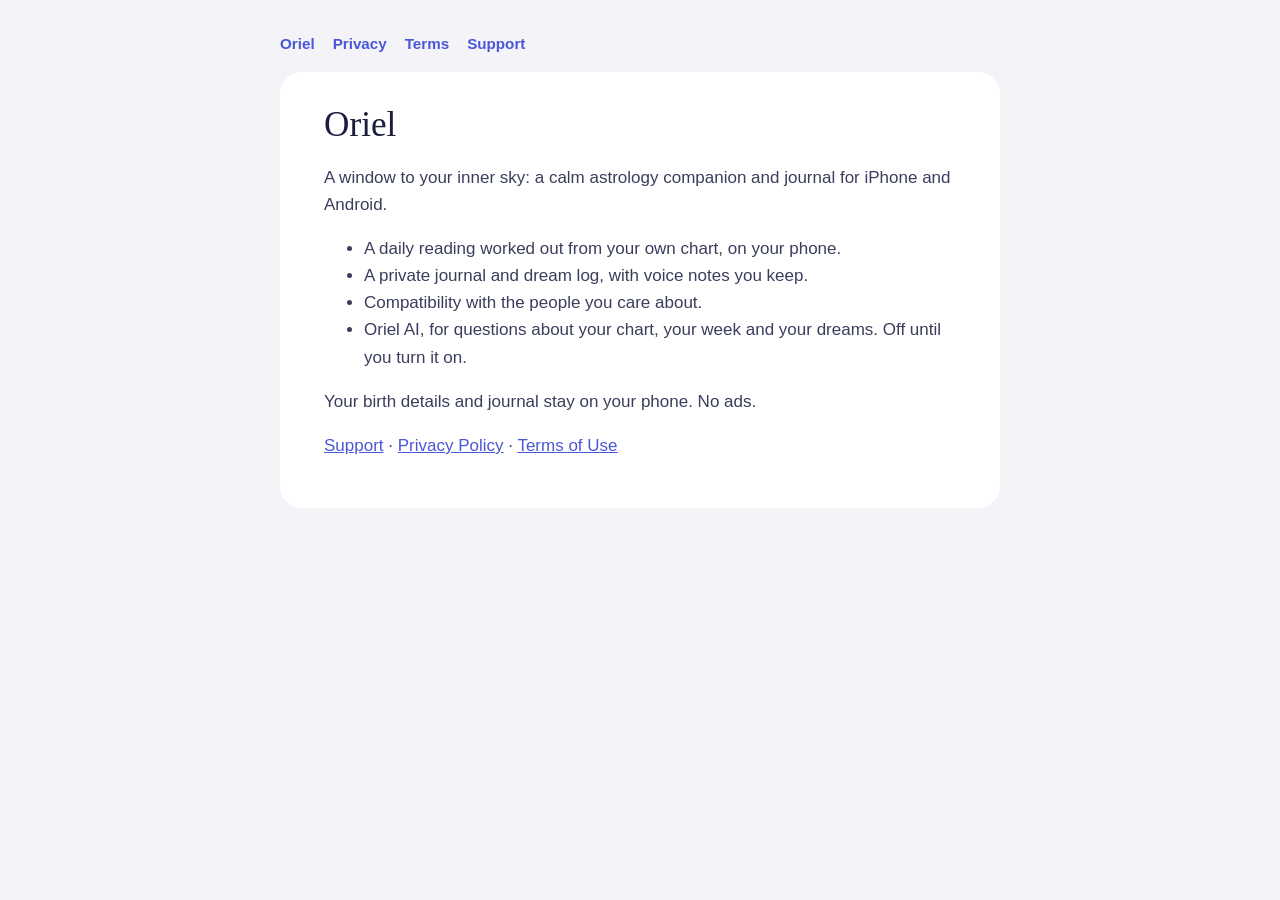
<file: index.html>
<!doctype html>
<html lang="en">
<head>
<meta charset="utf-8">
<meta name="viewport" content="width=device-width, initial-scale=1, viewport-fit=cover">
<title>Oriel</title>
<meta name="description" content="Oriel: a calm astrology companion and journal.">
<link rel="stylesheet" href="style.css">
</head>
<body>
<nav><a href="./">Oriel</a><a href="privacy.html">Privacy</a><a href="terms.html">Terms</a><a href="support.html">Support</a></nav>
<main>
<h1>Oriel</h1>
<p>A window to your inner sky: a calm astrology companion and journal for iPhone and Android.</p>
<ul>
<li>A daily reading worked out from your own chart, on your phone.</li>
<li>A private journal and dream log, with voice notes you keep.</li>
<li>Compatibility with the people you care about.</li>
<li>Oriel AI, for questions about your chart, your week and your dreams. Off until you turn it on.</li>
</ul>
<p>Your birth details and journal stay on your phone. No ads.</p>
<p><a href="support.html">Support</a> · <a href="privacy.html">Privacy Policy</a> · <a href="terms.html">Terms of Use</a></p>
</main>
</body>
</html>
</file>
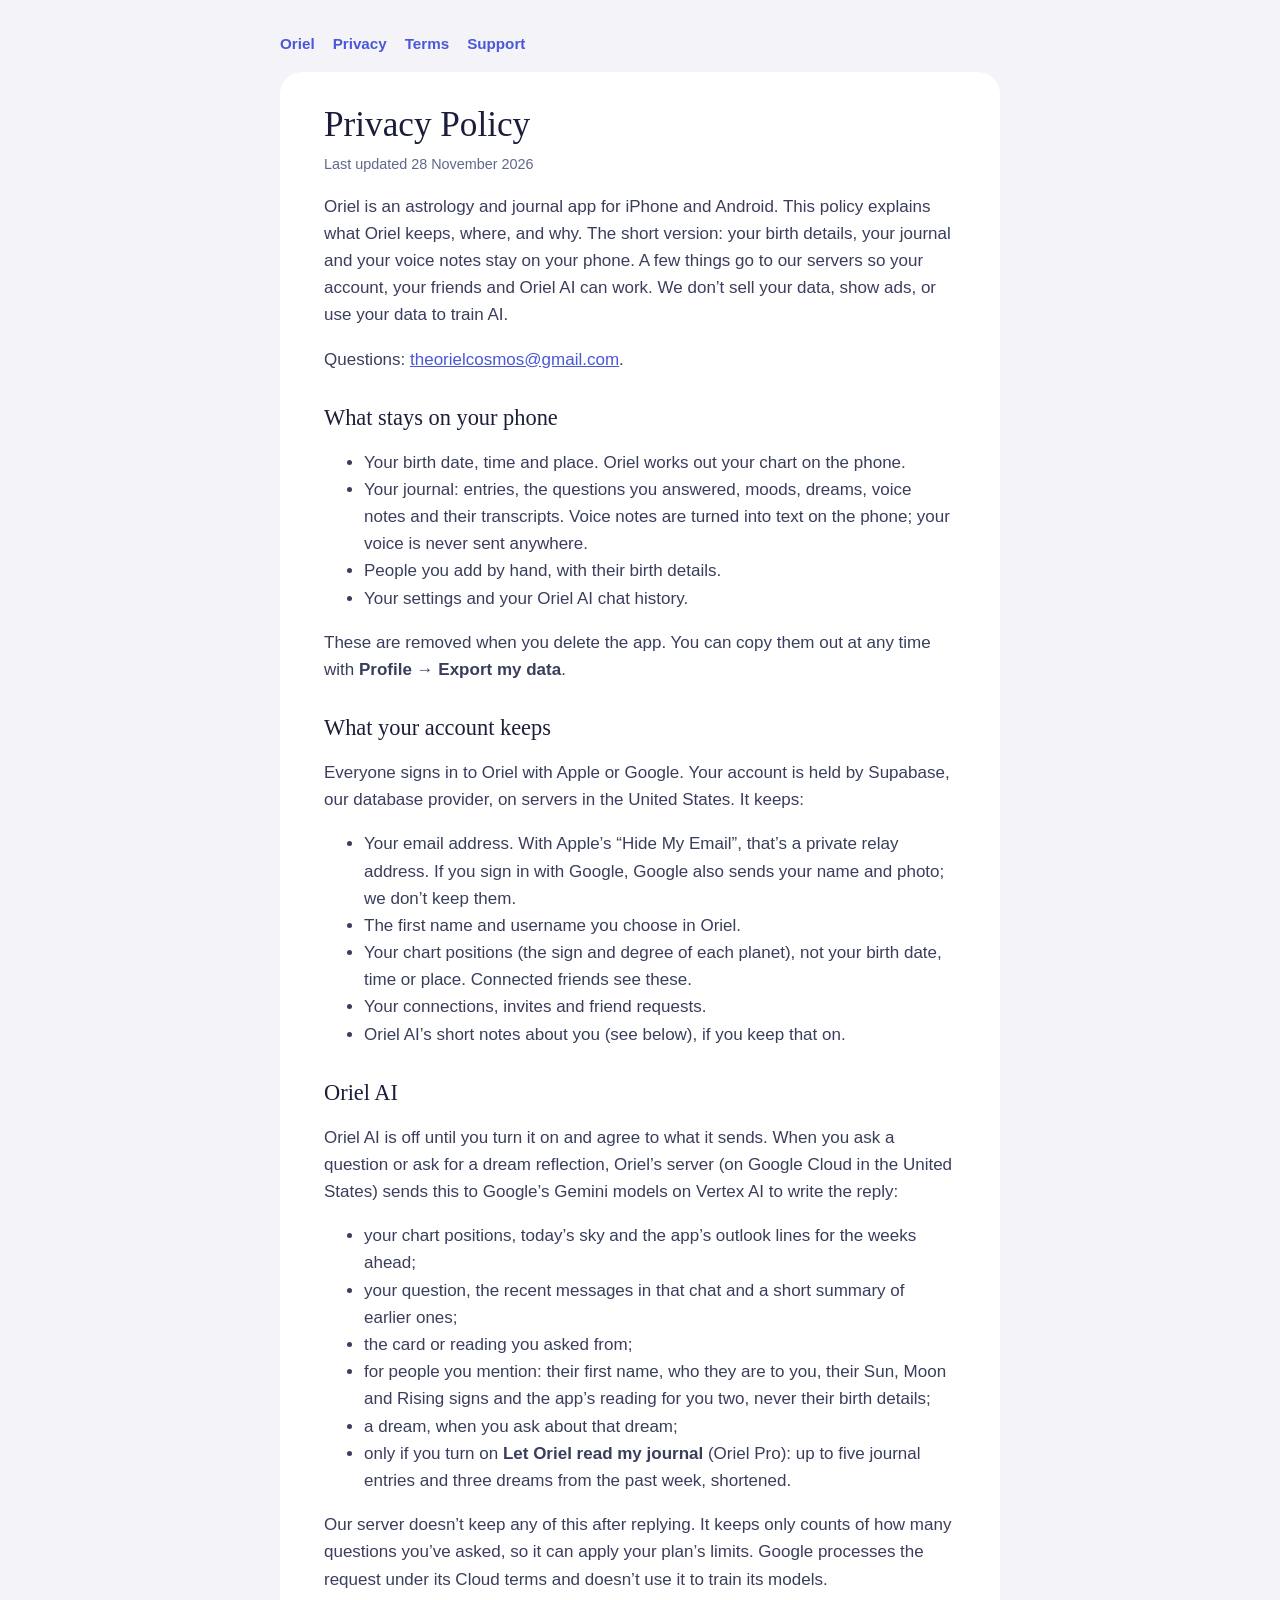
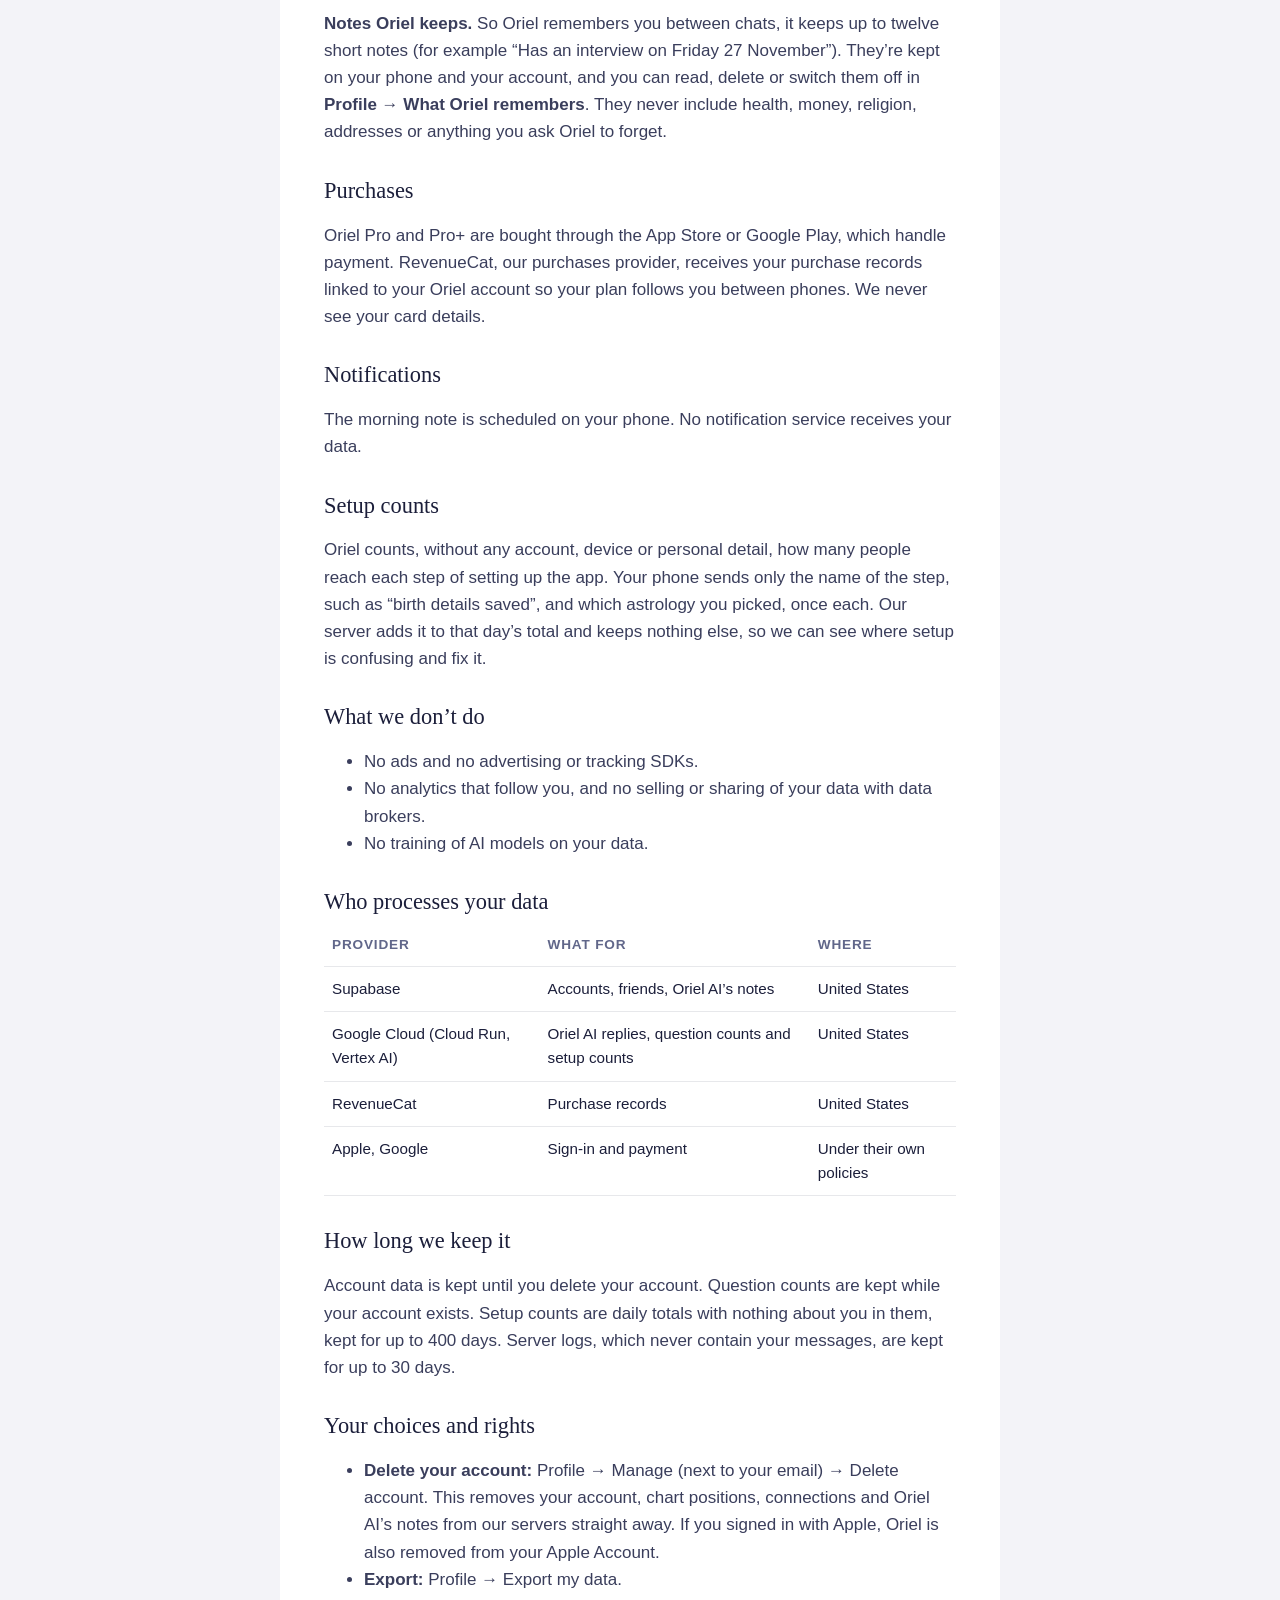
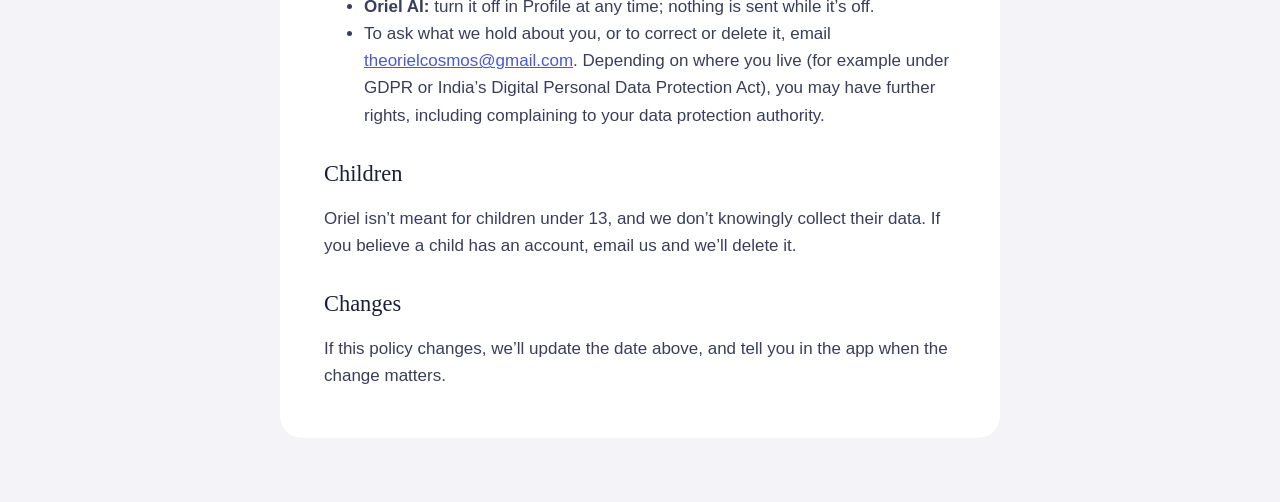
<file: privacy.html>
<!doctype html>
<html lang="en">
<head>
<meta charset="utf-8">
<meta name="viewport" content="width=device-width, initial-scale=1, viewport-fit=cover">
<title>Oriel Privacy Policy</title>
<link rel="stylesheet" href="style.css">
</head>
<body>
<nav><a href="./">Oriel</a><a href="privacy.html">Privacy</a><a href="terms.html">Terms</a><a href="support.html">Support</a></nav>
<main>
<h1>Privacy Policy</h1>
<p class="updated">Last updated 28 November 2026</p>

<p>Oriel is an astrology and journal app for iPhone and Android. This policy explains what Oriel keeps, where, and why. The short version: your birth details, your journal and your voice notes stay on your phone. A few things go to our servers so your account, your friends and Oriel AI can work. We don’t sell your data, show ads, or use your data to train AI.</p>
<p>Questions: <a href="mailto:theorielcosmos@gmail.com">theorielcosmos@gmail.com</a>.</p>

<h2>What stays on your phone</h2>
<ul>
<li>Your birth date, time and place. Oriel works out your chart on the phone.</li>
<li>Your journal: entries, the questions you answered, moods, dreams, voice notes and their transcripts. Voice notes are turned into text on the phone; your voice is never sent anywhere.</li>
<li>People you add by hand, with their birth details.</li>
<li>Your settings and your Oriel AI chat history.</li>
</ul>
<p>These are removed when you delete the app. You can copy them out at any time with <strong>Profile → Export my data</strong>.</p>

<h2>What your account keeps</h2>
<p>Everyone signs in to Oriel with Apple or Google. Your account is held by Supabase, our database provider, on servers in the United States. It keeps:</p>
<ul>
<li>Your email address. With Apple’s “Hide My Email”, that’s a private relay address. If you sign in with Google, Google also sends your name and photo; we don’t keep them.</li>
<li>The first name and username you choose in Oriel.</li>
<li>Your chart positions (the sign and degree of each planet), not your birth date, time or place. Connected friends see these.</li>
<li>Your connections, invites and friend requests.</li>
<li>Oriel AI’s short notes about you (see below), if you keep that on.</li>
</ul>

<h2>Oriel AI</h2>
<p>Oriel AI is off until you turn it on and agree to what it sends. When you ask a question or ask for a dream reflection, Oriel’s server (on Google Cloud in the United States) sends this to Google’s Gemini models on Vertex AI to write the reply:</p>
<ul>
<li>your chart positions, today’s sky and the app’s outlook lines for the weeks ahead;</li>
<li>your question, the recent messages in that chat and a short summary of earlier ones;</li>
<li>the card or reading you asked from;</li>
<li>for people you mention: their first name, who they are to you, their Sun, Moon and Rising signs and the app’s reading for you two, never their birth details;</li>
<li>a dream, when you ask about that dream;</li>
<li>only if you turn on <strong>Let Oriel read my journal</strong> (Oriel Pro): up to five journal entries and three dreams from the past week, shortened.</li>
</ul>
<p>Our server doesn’t keep any of this after replying. It keeps only counts of how many questions you’ve asked, so it can apply your plan’s limits. Google processes the request under its Cloud terms and doesn’t use it to train its models.</p>
<p><strong>Notes Oriel keeps.</strong> So Oriel remembers you between chats, it keeps up to twelve short notes (for example “Has an interview on Friday 27 November”). They’re kept on your phone and your account, and you can read, delete or switch them off in <strong>Profile → What Oriel remembers</strong>. They never include health, money, religion, addresses or anything you ask Oriel to forget.</p>

<h2>Purchases</h2>
<p>Oriel Pro and Pro+ are bought through the App Store or Google Play, which handle payment. RevenueCat, our purchases provider, receives your purchase records linked to your Oriel account so your plan follows you between phones. We never see your card details.</p>

<h2>Notifications</h2>
<p>The morning note is scheduled on your phone. No notification service receives your data.</p>

<h2>Setup counts</h2>
<p>Oriel counts, without any account, device or personal detail, how many people reach each step of setting up the app. Your phone sends only the name of the step, such as “birth details saved”, and which astrology you picked, once each. Our server adds it to that day’s total and keeps nothing else, so we can see where setup is confusing and fix it.</p>

<h2>What we don’t do</h2>
<ul>
<li>No ads and no advertising or tracking SDKs.</li>
<li>No analytics that follow you, and no selling or sharing of your data with data brokers.</li>
<li>No training of AI models on your data.</li>
</ul>

<h2>Who processes your data</h2>
<div class="wrap"><table>
<tr><th>Provider</th><th>What for</th><th>Where</th></tr>
<tr><td>Supabase</td><td>Accounts, friends, Oriel AI’s notes</td><td>United States</td></tr>
<tr><td>Google Cloud (Cloud Run, Vertex AI)</td><td>Oriel AI replies, question counts and setup counts</td><td>United States</td></tr>
<tr><td>RevenueCat</td><td>Purchase records</td><td>United States</td></tr>
<tr><td>Apple, Google</td><td>Sign-in and payment</td><td>Under their own policies</td></tr>
</table></div>

<h2>How long we keep it</h2>
<p>Account data is kept until you delete your account. Question counts are kept while your account exists. Setup counts are daily totals with nothing about you in them, kept for up to 400 days. Server logs, which never contain your messages, are kept for up to 30 days.</p>

<h2>Your choices and rights</h2>
<ul>
<li><strong>Delete your account:</strong> Profile → Manage (next to your email) → Delete account. This removes your account, chart positions, connections and Oriel AI’s notes from our servers straight away. If you signed in with Apple, Oriel is also removed from your Apple Account.</li>
<li><strong>Export:</strong> Profile → Export my data.</li>
<li><strong>Oriel AI:</strong> turn it off in Profile at any time; nothing is sent while it’s off.</li>
<li>To ask what we hold about you, or to correct or delete it, email <a href="mailto:theorielcosmos@gmail.com">theorielcosmos@gmail.com</a>. Depending on where you live (for example under GDPR or India’s Digital Personal Data Protection Act), you may have further rights, including complaining to your data protection authority.</li>
</ul>

<h2>Children</h2>
<p>Oriel isn’t meant for children under 13, and we don’t knowingly collect their data. If you believe a child has an account, email us and we’ll delete it.</p>

<h2>Changes</h2>
<p>If this policy changes, we’ll update the date above, and tell you in the app when the change matters.</p>
</main>
</body>
</html>
</file>
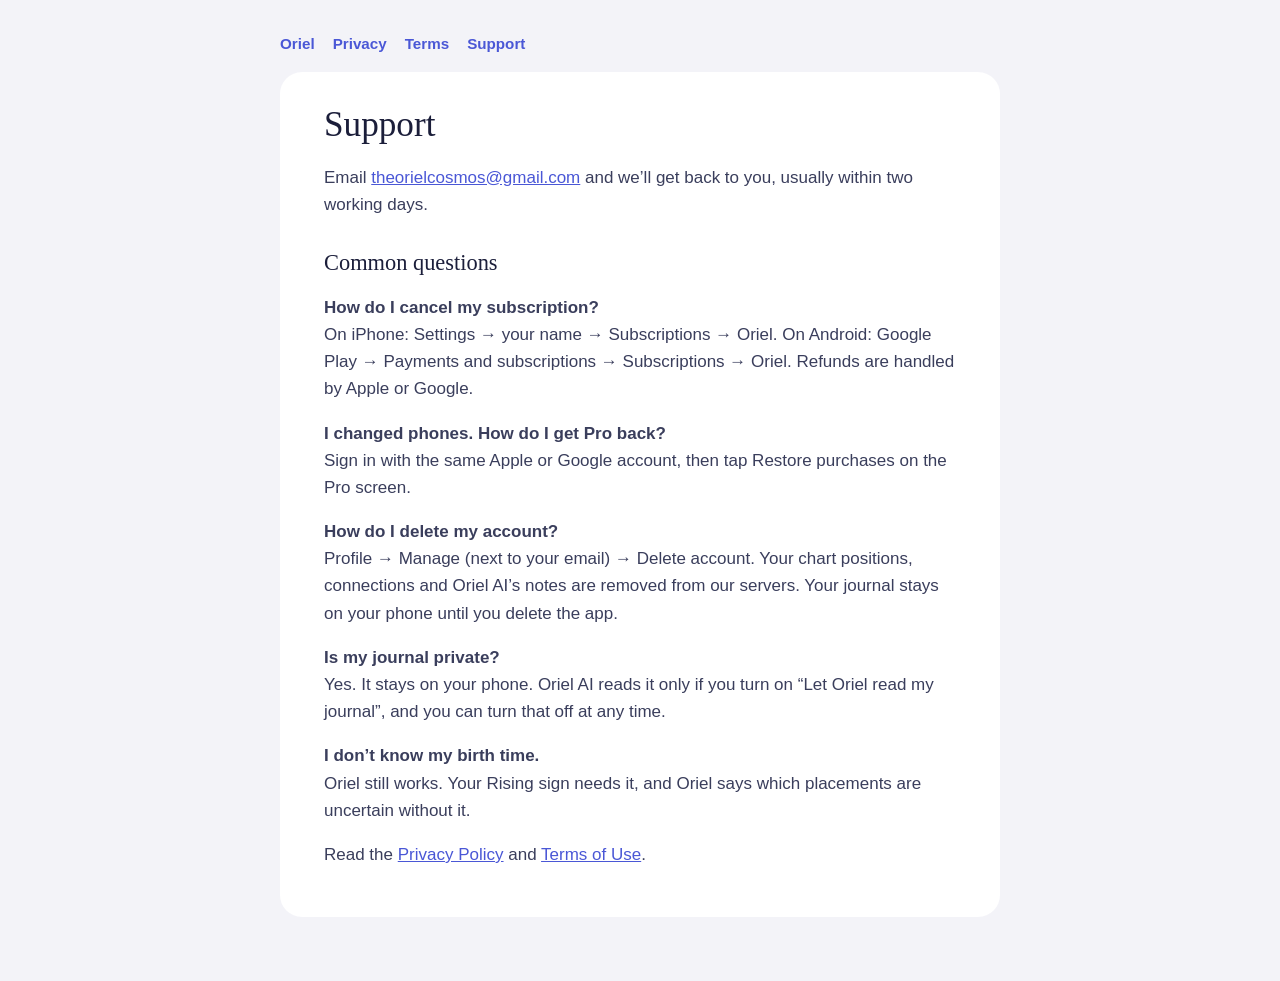
<file: support.html>
<!doctype html>
<html lang="en">
<head>
<meta charset="utf-8">
<meta name="viewport" content="width=device-width, initial-scale=1, viewport-fit=cover">
<title>Oriel Support</title>
<link rel="stylesheet" href="style.css">
</head>
<body>
<nav><a href="./">Oriel</a><a href="privacy.html">Privacy</a><a href="terms.html">Terms</a><a href="support.html">Support</a></nav>
<main>
<h1>Support</h1>
<p>Email <a href="mailto:theorielcosmos@gmail.com">theorielcosmos@gmail.com</a> and we’ll get back to you, usually within two working days.</p>

<h2>Common questions</h2>
<p><strong>How do I cancel my subscription?</strong><br>On iPhone: Settings → your name → Subscriptions → Oriel. On Android: Google Play → Payments and subscriptions → Subscriptions → Oriel. Refunds are handled by Apple or Google.</p>
<p><strong>I changed phones. How do I get Pro back?</strong><br>Sign in with the same Apple or Google account, then tap Restore purchases on the Pro screen.</p>
<p><strong>How do I delete my account?</strong><br>Profile → Manage (next to your email) → Delete account. Your chart positions, connections and Oriel AI’s notes are removed from our servers. Your journal stays on your phone until you delete the app.</p>
<p><strong>Is my journal private?</strong><br>Yes. It stays on your phone. Oriel AI reads it only if you turn on “Let Oriel read my journal”, and you can turn that off at any time.</p>
<p><strong>I don’t know my birth time.</strong><br>Oriel still works. Your Rising sign needs it, and Oriel says which placements are uncertain without it.</p>

<p>Read the <a href="privacy.html">Privacy Policy</a> and <a href="terms.html">Terms of Use</a>.</p>
</main>
</body>
</html>
</file>
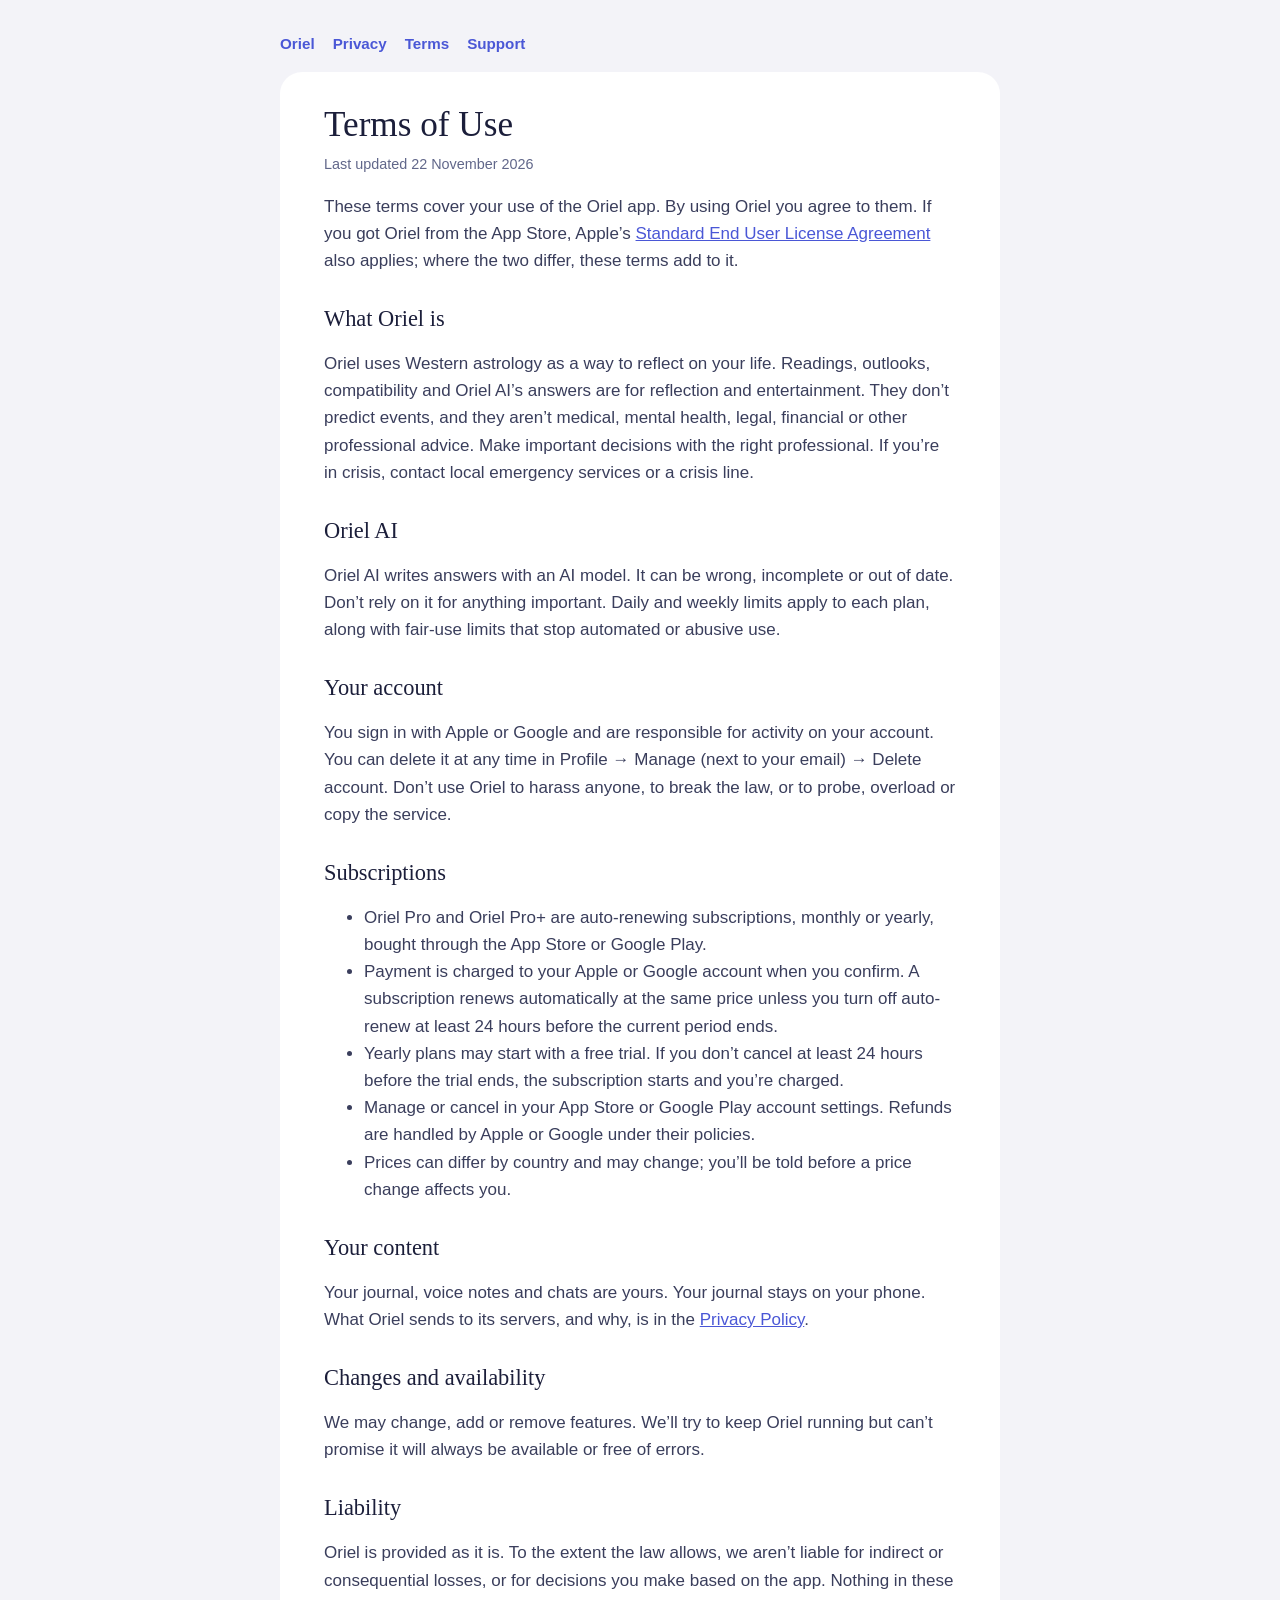
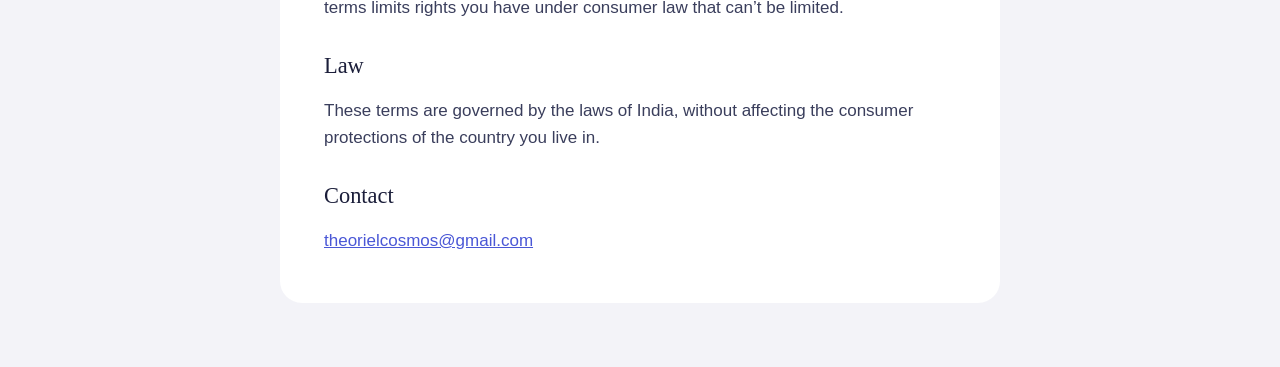
<file: terms.html>
<!doctype html>
<html lang="en">
<head>
<meta charset="utf-8">
<meta name="viewport" content="width=device-width, initial-scale=1, viewport-fit=cover">
<title>Oriel Terms of Use</title>
<link rel="stylesheet" href="style.css">
</head>
<body>
<nav><a href="./">Oriel</a><a href="privacy.html">Privacy</a><a href="terms.html">Terms</a><a href="support.html">Support</a></nav>
<main>
<h1>Terms of Use</h1>
<p class="updated">Last updated 22 November 2026</p>

<p>These terms cover your use of the Oriel app. By using Oriel you agree to them. If you got Oriel from the App Store, Apple’s <a href="https://www.apple.com/legal/internet-services/itunes/dev/stdeula/">Standard End User License Agreement</a> also applies; where the two differ, these terms add to it.</p>

<h2>What Oriel is</h2>
<p>Oriel uses Western astrology as a way to reflect on your life. Readings, outlooks, compatibility and Oriel AI’s answers are for reflection and entertainment. They don’t predict events, and they aren’t medical, mental health, legal, financial or other professional advice. Make important decisions with the right professional. If you’re in crisis, contact local emergency services or a crisis line.</p>

<h2>Oriel AI</h2>
<p>Oriel AI writes answers with an AI model. It can be wrong, incomplete or out of date. Don’t rely on it for anything important. Daily and weekly limits apply to each plan, along with fair-use limits that stop automated or abusive use.</p>

<h2>Your account</h2>
<p>You sign in with Apple or Google and are responsible for activity on your account. You can delete it at any time in Profile → Manage (next to your email) → Delete account. Don’t use Oriel to harass anyone, to break the law, or to probe, overload or copy the service.</p>

<h2>Subscriptions</h2>
<ul>
<li>Oriel Pro and Oriel Pro+ are auto-renewing subscriptions, monthly or yearly, bought through the App Store or Google Play.</li>
<li>Payment is charged to your Apple or Google account when you confirm. A subscription renews automatically at the same price unless you turn off auto-renew at least 24 hours before the current period ends.</li>
<li>Yearly plans may start with a free trial. If you don’t cancel at least 24 hours before the trial ends, the subscription starts and you’re charged.</li>
<li>Manage or cancel in your App Store or Google Play account settings. Refunds are handled by Apple or Google under their policies.</li>
<li>Prices can differ by country and may change; you’ll be told before a price change affects you.</li>
</ul>

<h2>Your content</h2>
<p>Your journal, voice notes and chats are yours. Your journal stays on your phone. What Oriel sends to its servers, and why, is in the <a href="privacy.html">Privacy Policy</a>.</p>

<h2>Changes and availability</h2>
<p>We may change, add or remove features. We’ll try to keep Oriel running but can’t promise it will always be available or free of errors.</p>

<h2>Liability</h2>
<p>Oriel is provided as it is. To the extent the law allows, we aren’t liable for indirect or consequential losses, or for decisions you make based on the app. Nothing in these terms limits rights you have under consumer law that can’t be limited.</p>

<h2>Law</h2>
<p>These terms are governed by the laws of India, without affecting the consumer protections of the country you live in.</p>

<h2>Contact</h2>
<p><a href="mailto:theorielcosmos@gmail.com">theorielcosmos@gmail.com</a></p>
</main>
</body>
</html>
</file>
<file: style.css>
:root { --bg: #F3F3F8; --surface: #FFFFFF; --ink: #1B1E3A; --soft: #3A3E5C; --muted: #61678A; --link: #4A57D6; --line: rgba(27,30,58,0.10); }
@media (prefers-color-scheme: dark) { :root { --bg: #12152B; --surface: #1C2042; --ink: #ECEEFF; --soft: #C9CCEA; --muted: #A0A6D0; --link: #AAB4FF; --line: rgba(236,238,255,0.12); color-scheme: dark; } }
* { box-sizing: border-box; }
body { margin: 0; background: var(--bg); color: var(--ink); font: 17px/1.6 "Hanken Grotesk", -apple-system, "Segoe UI", Roboto, Arial, sans-serif; padding: 32px max(16px, env(safe-area-inset-left)) 64px max(16px, env(safe-area-inset-right)); }
main { max-width: 720px; margin: 0 auto; background: var(--surface); border-radius: 22px; padding: 32px clamp(20px, 5vw, 44px); }
h1, h2 { font-family: "Marcellus", Georgia, serif; font-weight: 400; line-height: 1.2; }
h1 { font-size: 2.2rem; margin: 0 0 6px; }
h2 { font-size: 1.4rem; margin: 32px 0 8px; }
p, li { color: var(--soft); }
a { color: var(--link); }
.updated { color: var(--muted); font-size: 0.9rem; margin-top: 0; }
nav { max-width: 720px; margin: 0 auto 16px; display: flex; gap: 18px; font-size: 0.95rem; }
nav a { text-decoration: none; font-weight: 600; }
table { width: 100%; border-collapse: collapse; font-size: 0.95rem; }
th, td { text-align: left; vertical-align: top; padding: 10px 8px; border-bottom: 1px solid var(--line); }
th { color: var(--muted); font-weight: 600; font-size: 0.85rem; text-transform: uppercase; letter-spacing: 0.06em; }
.wrap { overflow-x: auto; }
</file>
